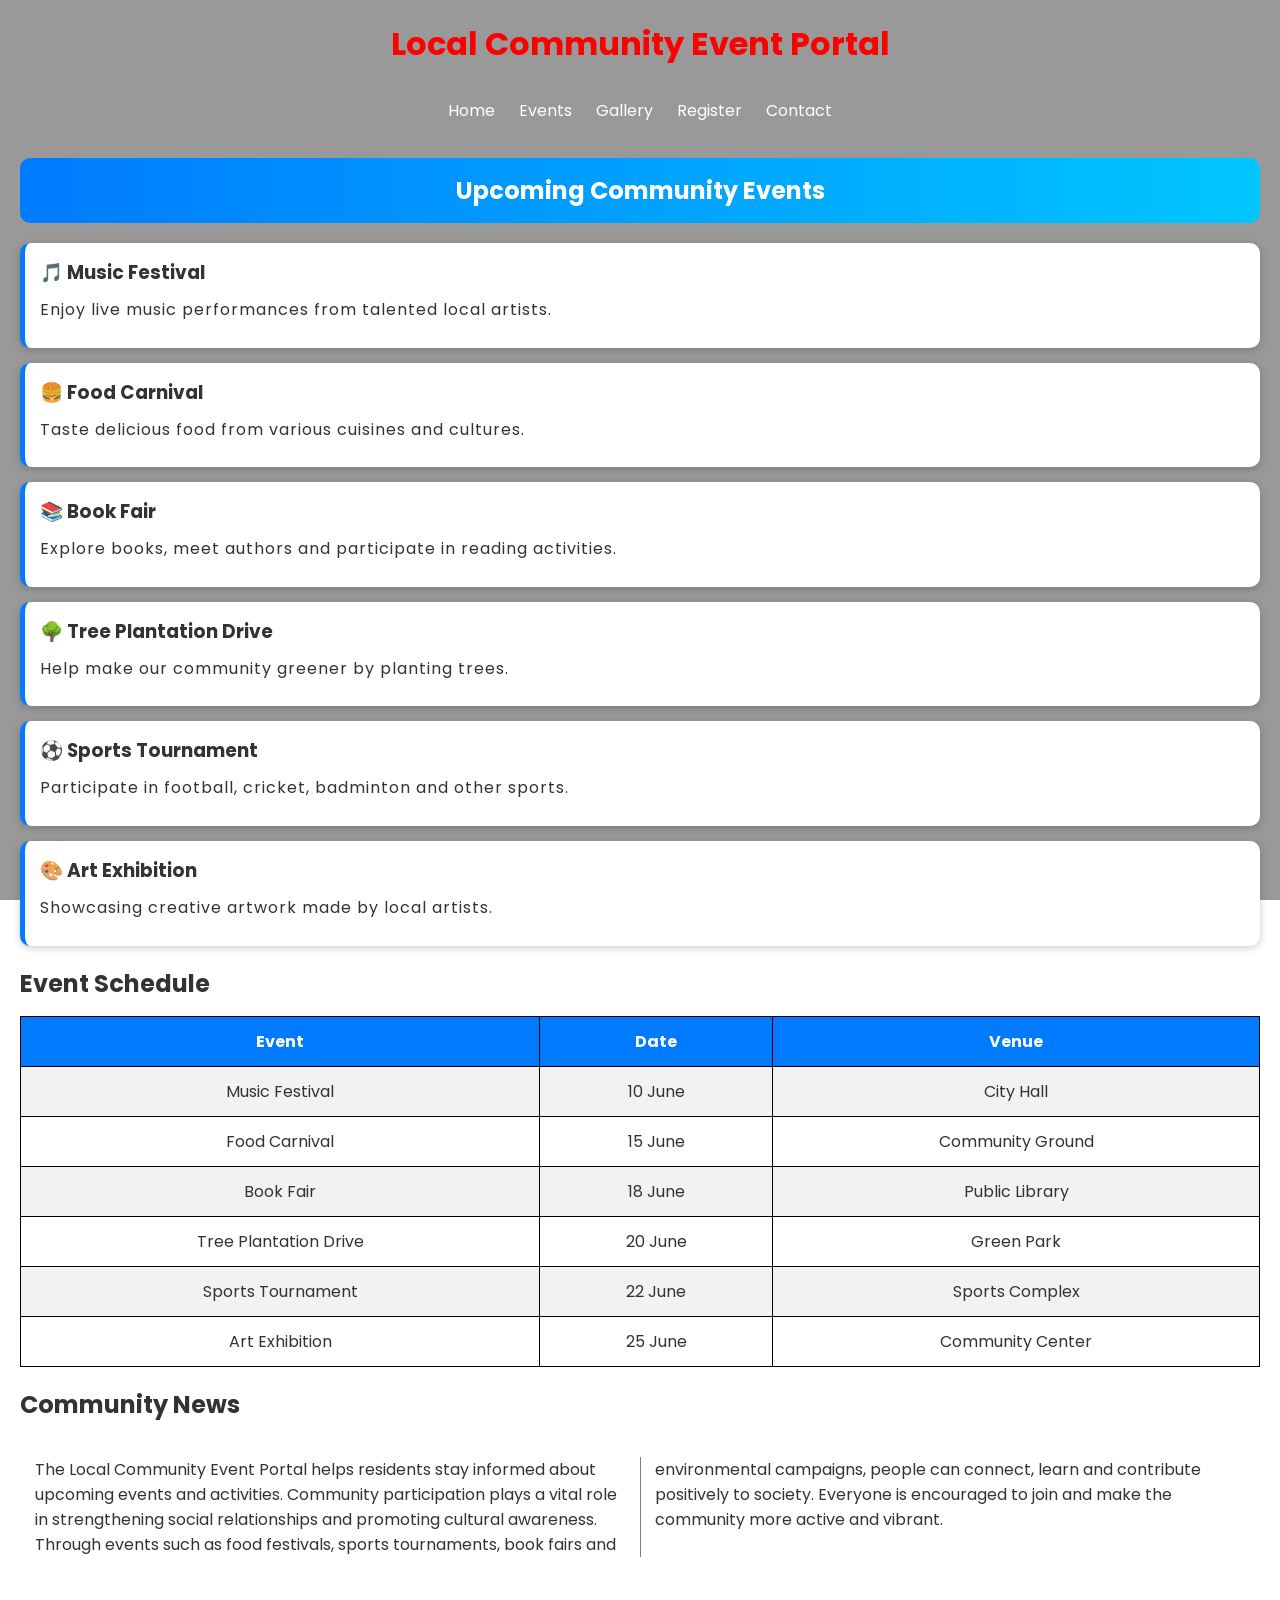
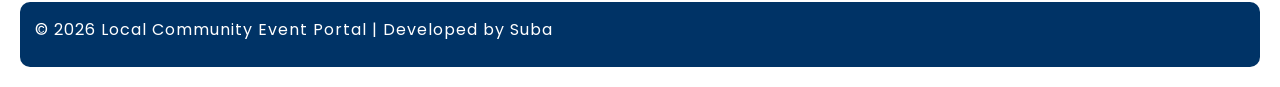
<file: Module1-CSS3/index.html>
<!DOCTYPE html>
<html lang="en">

<head>
    <meta charset="UTF-8">
    <meta name="viewport" content="width=device-width, initial-scale=1.0">
    <title>Local Community Event Portal</title>

    <!-- Internal CSS -->
    <style>
        body {
            background-color: #e6f2ff;
        }
    </style>

    <!-- Google Font -->
    <link href="https://fonts.googleapis.com/css2?family=Poppins&display=swap" rel="stylesheet">

    <!-- External CSS -->
    <link rel="stylesheet" href="styles.css">
</head>

<body>

    <!-- Inline CSS -->
    <h1 style="color:red;">Local Community Event Portal</h1>

    <nav>
        <ul>
            <li><a href="#">Home</a></li>
            <li><a href="#">Events</a></li>
            <li><a href="#">Gallery</a></li>
            <li><a href="#">Register</a></li>
            <li><a href="#">Contact</a></li>
        </ul>
    </nav>

    <h2 id="mainHeader">Upcoming Community Events</h2>

    <div class="eventCard">
        <h3>🎵 Music Festival</h3>
        <p>Enjoy live music performances from talented local artists.</p>
    </div>

    <div class="eventCard">
        <h3>🍔 Food Carnival</h3>
        <p>Taste delicious food from various cuisines and cultures.</p>
    </div>

    <div class="eventCard">
        <h3>📚 Book Fair</h3>
        <p>Explore books, meet authors and participate in reading activities.</p>
    </div>

    <div class="eventCard">
        <h3>🌳 Tree Plantation Drive</h3>
        <p>Help make our community greener by planting trees.</p>
    </div>

    <div class="eventCard">
        <h3>⚽ Sports Tournament</h3>
        <p>Participate in football, cricket, badminton and other sports.</p>
    </div>

    <div class="eventCard">
        <h3>🎨 Art Exhibition</h3>
        <p>Showcasing creative artwork made by local artists.</p>
    </div>

    <h2>Event Schedule</h2>

    <table>
        <tr>
            <th>Event</th>
            <th>Date</th>
            <th>Venue</th>
        </tr>

        <tr>
            <td>Music Festival</td>
            <td>10 June</td>
            <td>City Hall</td>
        </tr>

        <tr>
            <td>Food Carnival</td>
            <td>15 June</td>
            <td>Community Ground</td>
        </tr>

        <tr>
            <td>Book Fair</td>
            <td>18 June</td>
            <td>Public Library</td>
        </tr>

        <tr>
            <td>Tree Plantation Drive</td>
            <td>20 June</td>
            <td>Green Park</td>
        </tr>

        <tr>
            <td>Sports Tournament</td>
            <td>22 June</td>
            <td>Sports Complex</td>
        </tr>

        <tr>
            <td>Art Exhibition</td>
            <td>25 June</td>
            <td>Community Center</td>
        </tr>
    </table>

    <h2>Community News</h2>

    <div class="news">
        The Local Community Event Portal helps residents stay informed about
        upcoming events and activities. Community participation plays a vital
        role in strengthening social relationships and promoting cultural
        awareness. Through events such as food festivals, sports tournaments,
        book fairs and environmental campaigns, people can connect, learn and
        contribute positively to society. Everyone is encouraged to join and
        make the community more active and vibrant.
    </div>

    <footer>
        <p>© 2026 Local Community Event Portal | Developed by Suba</p>
    </footer>

</body>

</html>
</file>
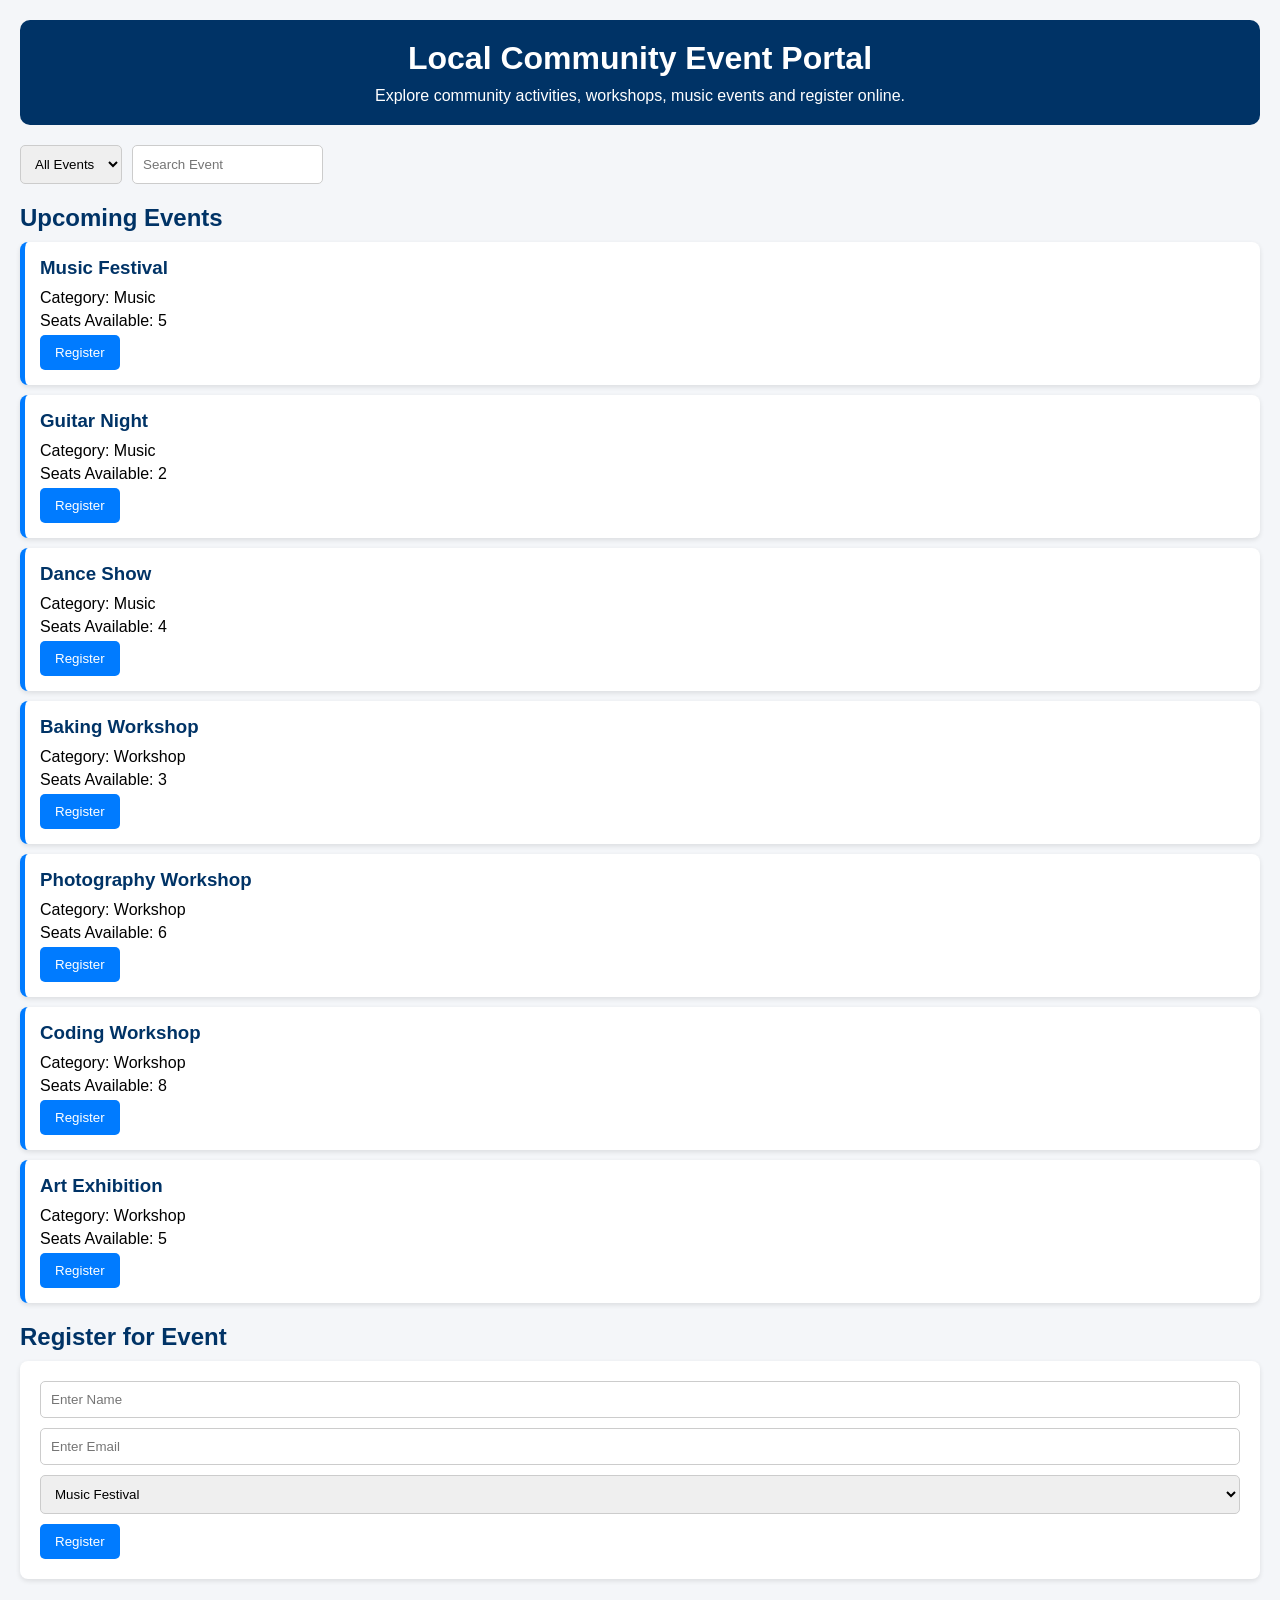
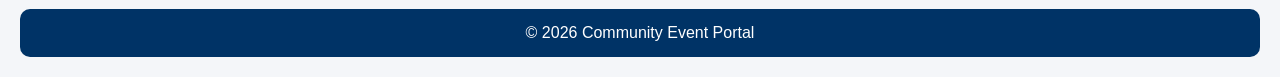
<file: Module1-JavaScript/index.html>
<!DOCTYPE html>
<html lang="en">

<head>
    <meta charset="UTF-8">
    <meta name="viewport" content="width=device-width, initial-scale=1.0">
    <title>Local Community Event Portal</title>

    <link rel="stylesheet" href="styles.css">

    <!-- jQuery CDN -->
    <script src="https://code.jquery.com/jquery-3.7.1.min.js"></script>

</head>

<body>

    <header>
        <h1>Local Community Event Portal</h1>
        <p>
            Explore community activities, workshops,
            music events and register online.
        </p>
    </header>

    <!-- Search and Filter -->

    <section class="controls">

        <select id="categoryFilter">

            <option value="All">All Events</option>

            <option value="Music">Music</option>

            <option value="Workshop">Workshop</option>

        </select>

        <input
            type="text"
            id="searchBox"
            placeholder="Search Event">

    </section>

    <!-- Events Section -->

    <section>

        <h2>Upcoming Events</h2>

        <div id="eventContainer"></div>

    </section>

    <!-- Loading Spinner -->

    <div id="spinner">
        Loading...
    </div>

    <!-- Registration Form -->

    <section>

        <h2>Register for Event</h2>

        <form id="registerForm">

            <input
                type="text"
                name="name"
                placeholder="Enter Name">

            <input
                type="email"
                name="email"
                placeholder="Enter Email">

            <select name="event">

                <option>Music Festival</option>

                <option>Guitar Night</option>

                <option>Dance Show</option>

                <option>Baking Workshop</option>

                <option>Photography Workshop</option>

                <option>Coding Workshop</option>

                <option>Art Exhibition</option>

            </select>

            <button id="registerBtn">
                Register
            </button>

        </form>

        <p id="message"></p>

    </section>

    <footer>
        <p>
            © 2026 Community Event Portal
        </p>
    </footer>

    <script src="main.js"></script>

</body>

</html>
</file>
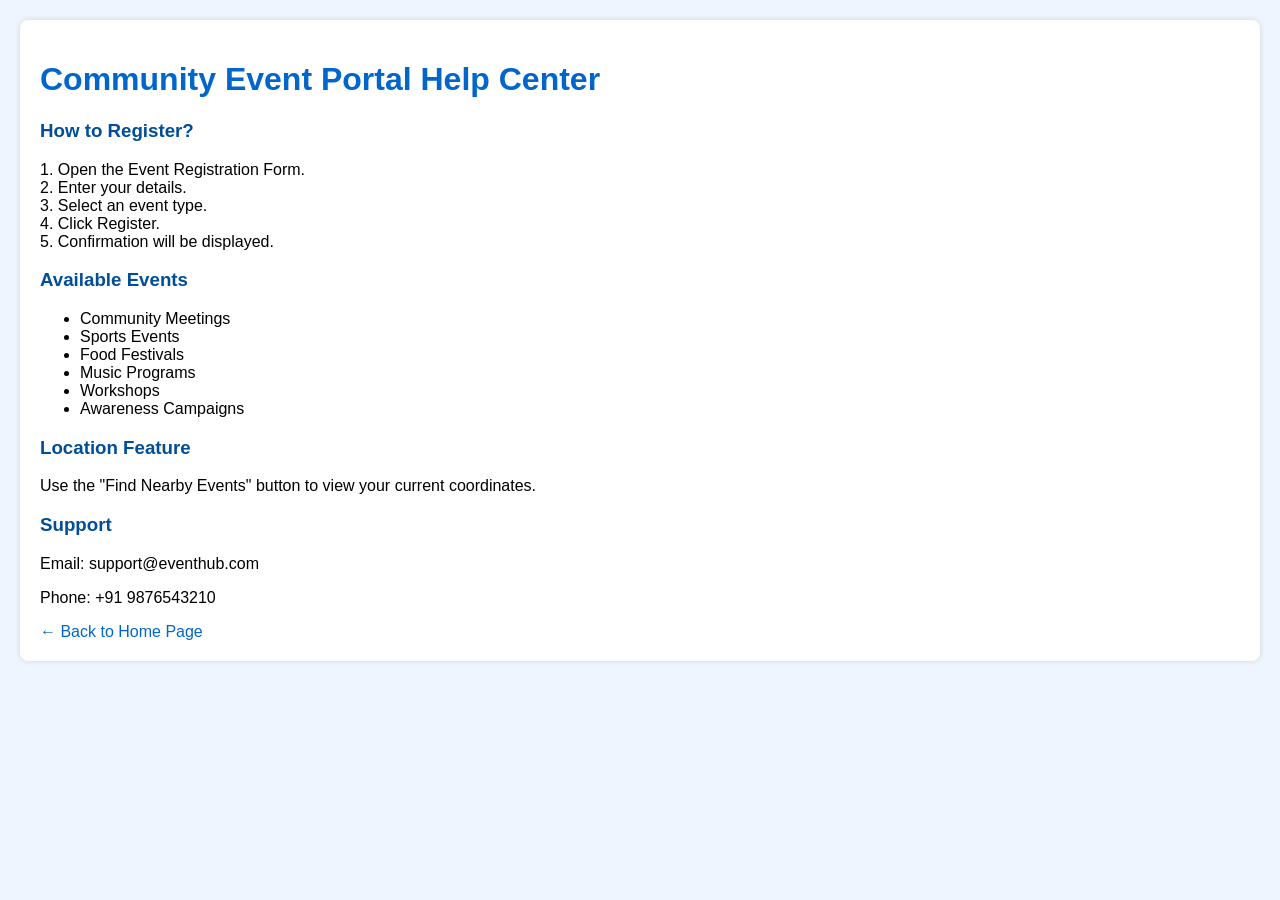
<file: Module 1-HTML5/help.html>
<!DOCTYPE html>
<html lang="en">
<head>
<meta charset="UTF-8">
<title>Help Center</title>

<style>

body{
    font-family:Arial,sans-serif;
    background-color:#eef5ff;
    margin:20px;
}

.container{
    background:white;
    padding:20px;
    border-radius:8px;
    box-shadow:0px 0px 5px lightgray;
}

h1{
    color:#0066cc;
}

h3{
    color:#004d99;
}

a{
    color:#0066cc;
    text-decoration:none;
}

</style>

</head>

<body>

<div class="container">

<h1>Community Event Portal Help Center</h1>

<h3>How to Register?</h3>

<p>
1. Open the Event Registration Form.<br>
2. Enter your details.<br>
3. Select an event type.<br>
4. Click Register.<br>
5. Confirmation will be displayed.
</p>

<h3>Available Events</h3>

<ul>
<li>Community Meetings</li>
<li>Sports Events</li>
<li>Food Festivals</li>
<li>Music Programs</li>
<li>Workshops</li>
<li>Awareness Campaigns</li>
</ul>

<h3>Location Feature</h3>

<p>
Use the "Find Nearby Events" button to view your current coordinates.
</p>

<h3>Support</h3>

<p>Email: support@eventhub.com</p>
<p>Phone: +91 9876543210</p>

<a href="index.html">← Back to Home Page</a>

</div>

</body>
</html>
</file>
<file: Module1-CSS3/styles.css>
/* Universal Selector */
* {
    margin: 0;
    padding: 0;
    box-sizing: border-box;
}

/* Body Styles */
body {
    font-family: 'Poppins', sans-serif;

    background:
        linear-gradient(rgba(0, 0, 0, 0.4),
            rgba(0, 0, 0, 0.4)),
        url("https://images.unsplash.com/photo-1511578314322-379afb476865");

    background-size: cover;
    background-position: center;
    background-attachment: fixed;

    padding: 20px;
    color: #333;
}

/* Main Heading */
h1 {
    text-align: center;
    margin-bottom: 20px;
}

/* Navigation Styles */
nav {
    margin-bottom: 25px;
}

ul {
    list-style-type: none;
    text-align: center;
}

li {
    display: inline-block;
    margin: 10px;
}

/* Link Styles */
a:link {
    color: white;
    text-decoration: none;
}

a:hover {
    color: yellow;
}

a:active {
    color: red;
}

a:visited {
    color: white;
}

/* ID Selector */
#mainHeader {
    background: linear-gradient(to right, #007bff, #00c6ff);
    color: white;
    text-align: center;
    padding: 15px;
    border-radius: 10px;
    margin-bottom: 20px;
}

/* Element Selector */
h2 {
    margin-top: 20px;
    margin-bottom: 15px;
}

/* Event Card Styles */
.eventCard {
    background-color: white;
    border-left: 5px solid #007bff;
    border-radius: 10px;
    padding: 15px;
    margin-bottom: 15px;
    box-shadow: 0px 2px 8px rgba(0, 0, 0, 0.2);
}

/* Grouping Selector */
h3,
p {
    margin-bottom: 10px;
}

/* Typography */
p {
    text-align: justify;
    line-height: 1.6;
    letter-spacing: 1px;
}

/* Table Styles */
table {
    width: 100%;
    border-collapse: collapse;
    background-color: white;
    margin-top: 15px;
}

th,
td {
    border: 1px solid #000;
    padding: 12px;
    text-align: center;
}

th {
    background-color: #007bff;
    color: white;
}

/* Zebra Striping */
tr:nth-child(even) {
    background-color: #f2f2f2;
}

/* Multi Column Layout */
.news {
    background-color: white;
    padding: 15px;
    margin-top: 20px;
    border-radius: 10px;

    column-count: 2;
    column-gap: 30px;
    column-rule: 1px solid gray;
}

/* Footer */
footer {
    margin-top: 30px;
    background-color: #003366;
    color: white;
    text-align: center;
    padding: 15px;
    border-radius: 10px;
}

/* Responsive Design */
@media screen and (max-width:768px) {

    li {
        display: block;
    }

    h1 {
        font-size: 28px;
    }

    h2 {
        font-size: 22px;
    }

    p {
        font-size: 14px;
    }

    .news {
        column-count: 1;
    }

    table {
        font-size: 14px;
    }
}
</file>
<file: Module1-JavaScript/styles.css>
/* Reset */

*{
    margin:0;
    padding:0;
    box-sizing:border-box;
}

/* Body */

body{
    font-family:Arial, sans-serif;
    background:#f4f6f9;
    padding:20px;
}

/* Header */

header{
    text-align:center;
    background:#003366;
    color:white;
    padding:20px;
    border-radius:10px;
}

header h1{
    margin-bottom:10px;
}

/* Headings */

h2{
    margin:20px 0 10px;
    color:#003366;
}

/* Controls Section */

.controls{
    margin:20px 0;
    display:flex;
    gap:10px;
    flex-wrap:wrap;
}

/* Inputs and Select */

input,
select{
    padding:10px;
    border:1px solid #ccc;
    border-radius:5px;
}

/* Buttons */

button{
    padding:10px 15px;
    background:#007bff;
    color:white;
    border:none;
    border-radius:5px;
    cursor:pointer;
}

button:hover{
    background:#0056b3;
}

/* Event Cards */

.card{
    background:white;
    border-left:5px solid #007bff;
    padding:15px;
    margin:10px 0;
    border-radius:8px;
    box-shadow:0px 2px 5px rgba(0,0,0,0.1);
}

.card h3{
    color:#003366;
    margin-bottom:10px;
}

.card p{
    margin:5px 0;
}

/* Messages */

.success{
    color:green;
    font-weight:bold;
}

.error{
    color:red;
    font-weight:bold;
}

/* Spinner */

#spinner{
    display:none;
    color:blue;
    font-weight:bold;
    margin:15px 0;
}

/* Form */

form{
    background:white;
    padding:20px;
    border-radius:8px;
    box-shadow:0px 2px 5px rgba(0,0,0,0.1);
}

form input,
form select{
    width:100%;
    margin-bottom:10px;
}

/* Footer */

footer{
    text-align:center;
    margin-top:30px;
    padding:15px;
    background:#003366;
    color:white;
    border-radius:10px;
}

/* Responsive Design */

@media(max-width:768px){

    .controls{
        flex-direction:column;
    }

    input,
    select,
    button{
        width:100%;
    }

    h1{
        font-size:24px;
    }

    h2{
        font-size:20px;
    }
}
</file>
